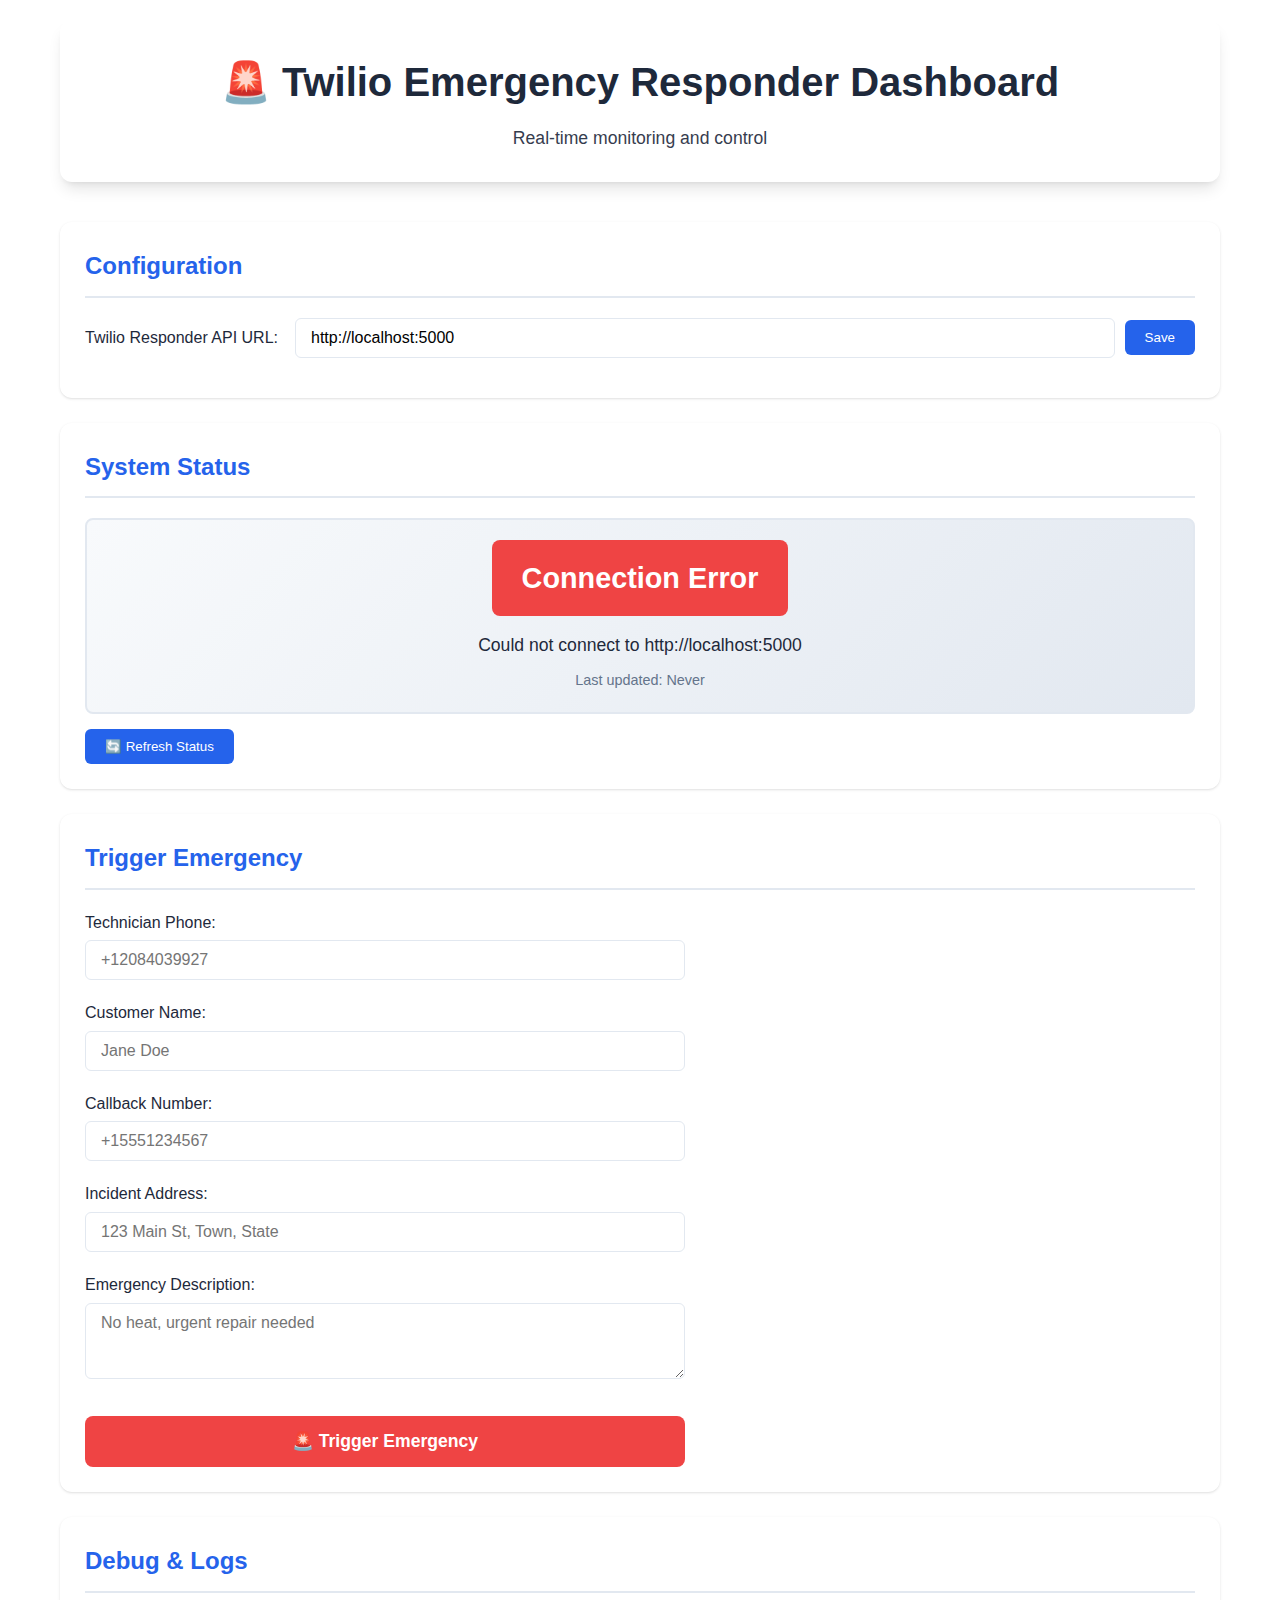
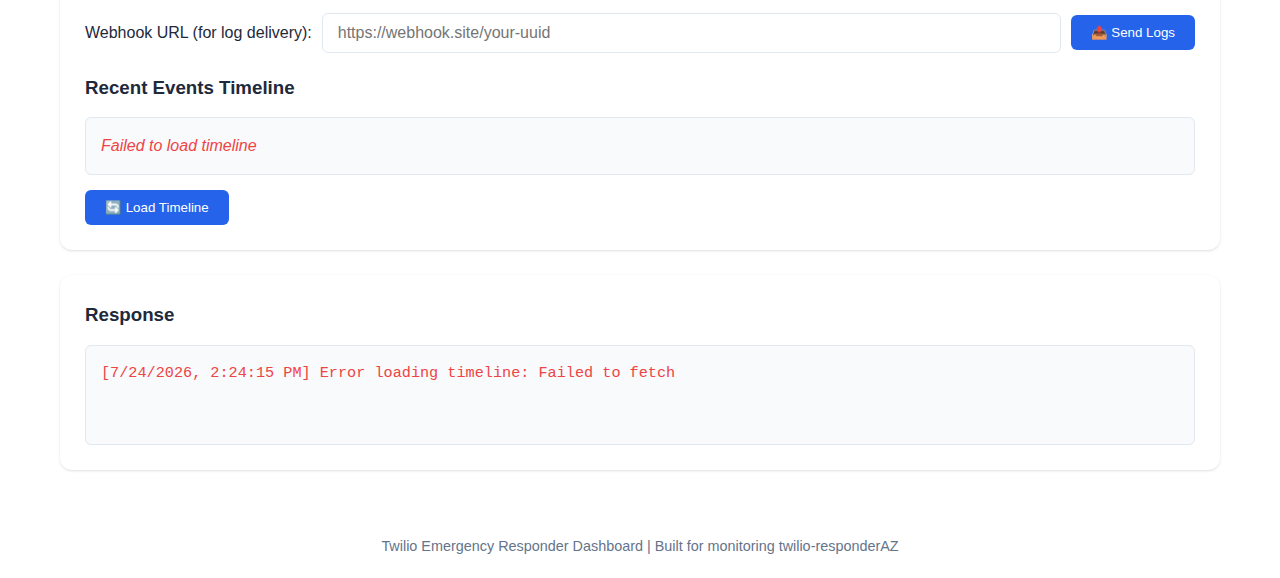
<file: dashboard/index.html>
<!DOCTYPE html>
<html lang="en">
<head>
    <meta charset="UTF-8">
    <meta name="viewport" content="width=device-width, initial-scale=1.0">
    <title>Twilio Responder Dashboard</title>
    <link rel="stylesheet" href="static/css/dashboard.css">
</head>
<body>
    <div class="container">
        <header>
            <h1>🚨 Twilio Emergency Responder Dashboard</h1>
            <p class="subtitle">Real-time monitoring and control</p>
        </header>

        <!-- Configuration Section -->
        <section class="config-section">
            <h2>Configuration</h2>
            <div class="input-group">
                <label for="apiUrl">Twilio Responder API URL:</label>
                <input type="text" id="apiUrl" placeholder="https://your-domain.com" value="http://localhost:5000">
                <button onclick="saveConfig()">Save</button>
            </div>
        </section>

        <!-- System Status Section -->
        <section class="status-section">
            <h2>System Status</h2>
            <div class="status-card" id="statusCard">
                <div class="status-indicator" id="statusIndicator">
                    <span class="status-text" id="statusText">Checking...</span>
                </div>
                <p class="status-message" id="statusMessage">Connecting to system...</p>
                <p class="last-updated">Last updated: <span id="lastUpdated">Never</span></p>
            </div>
            <button onclick="refreshStatus()" class="refresh-btn">🔄 Refresh Status</button>
        </section>

        <!-- Emergency Trigger Section -->
        <section class="trigger-section">
            <h2>Trigger Emergency</h2>
            <div class="form-card">
                <div class="form-group">
                    <label for="techPhone">Technician Phone:</label>
                    <input type="tel" id="techPhone" placeholder="+12084039927">
                </div>
                <div class="form-group">
                    <label for="customerName">Customer Name:</label>
                    <input type="text" id="customerName" placeholder="Jane Doe">
                </div>
                <div class="form-group">
                    <label for="callbackNumber">Callback Number:</label>
                    <input type="tel" id="callbackNumber" placeholder="+15551234567">
                </div>
                <div class="form-group">
                    <label for="address">Incident Address:</label>
                    <input type="text" id="address" placeholder="123 Main St, Town, State">
                </div>
                <div class="form-group">
                    <label for="description">Emergency Description:</label>
                    <textarea id="description" rows="3" placeholder="No heat, urgent repair needed"></textarea>
                </div>
                <button onclick="triggerEmergency()" class="trigger-btn">🚨 Trigger Emergency</button>
            </div>
        </section>

        <!-- Debug Log Section -->
        <section class="debug-section">
            <h2>Debug & Logs</h2>
            <div class="debug-controls">
                <div class="input-group">
                    <label for="webhookUrl">Webhook URL (for log delivery):</label>
                    <input type="text" id="webhookUrl" placeholder="https://webhook.site/your-uuid">
                    <button onclick="sendLogsToWebhook()">📤 Send Logs</button>
                </div>
            </div>
            <div class="log-viewer">
                <h3>Recent Events Timeline</h3>
                <div id="timeline" class="timeline">
                    <p class="placeholder">Click "Load Timeline" to view recent events</p>
                </div>
                <button onclick="loadTimeline()" class="load-btn">🔄 Load Timeline</button>
            </div>
        </section>

        <!-- Response Section -->
        <section class="response-section">
            <h3>Response</h3>
            <div id="responseArea" class="response-area">
                <p class="placeholder">Actions and responses will appear here</p>
            </div>
        </section>
    </div>

    <footer>
        <p>Twilio Emergency Responder Dashboard | Built for monitoring twilio-responderAZ</p>
    </footer>

    <script src="static/js/dashboard.js"></script>
</body>
</html>
</file>
<file: dashboard/static/css/dashboard.css>
* {
    margin: 0;
    padding: 0;
    box-sizing: border-box;
}

:root {
    --primary-color: #2563eb;
    --success-color: #10b981;
    --warning-color: #f59e0b;
    --error-color: #ef4444;
    --bg-color: #ffffff;
    --card-bg: #ffffff;
    --text-color: #1e293b;
    --text-muted: #64748b;
    --border-color: #e2e8f0;
    --shadow: 0 1px 3px 0 rgb(0 0 0 / 0.1), 0 1px 2px -1px rgb(0 0 0 / 0.1);
    --shadow-lg: 0 10px 15px -3px rgb(0 0 0 / 0.1), 0 4px 6px -4px rgb(0 0 0 / 0.1);
}

body {
    font-family: -apple-system, BlinkMacSystemFont, 'Segoe UI', Roboto, Oxygen, Ubuntu, Cantarell, sans-serif;
    background-color: var(--bg-color);
    color: var(--text-color);
    line-height: 1.6;
}

.container {
    max-width: 1200px;
    margin: 0 auto;
    padding: 20px;
}

header {
    text-align: center;
    margin-bottom: 40px;
    padding: 30px 20px;
    background: #ffffff;
    color: #1e293b;
    border-radius: 12px;
    box-shadow: var(--shadow-lg);
}

header h1 {
    font-size: 2.5em;
    margin-bottom: 10px;
}

.subtitle {
    font-size: 1.1em;
    opacity: 0.9;
}

section {
    background-color: var(--card-bg);
    border-radius: 12px;
    padding: 25px;
    margin-bottom: 25px;
    box-shadow: var(--shadow);
}

section h2 {
    margin-bottom: 20px;
    color: var(--primary-color);
    border-bottom: 2px solid var(--border-color);
    padding-bottom: 10px;
}

section h3 {
    margin-bottom: 15px;
    color: var(--text-color);
}

.input-group {
    display: flex;
    gap: 10px;
    align-items: center;
    margin-bottom: 15px;
}

.input-group label {
    min-width: 200px;
    font-weight: 500;
}

.input-group input {
    flex: 1;
    padding: 10px 15px;
    border: 1px solid var(--border-color);
    border-radius: 6px;
    font-size: 1em;
}

.input-group button {
    padding: 10px 20px;
    background-color: var(--primary-color);
    color: white;
    border: none;
    border-radius: 6px;
    cursor: pointer;
    font-weight: 500;
    transition: background-color 0.2s;
}

.input-group button:hover {
    background-color: #1d4ed8;
}

/* Status Section */
.status-card {
    background: linear-gradient(135deg, #f8fafc 0%, #e2e8f0 100%);
    border: 2px solid var(--border-color);
    border-radius: 8px;
    padding: 20px;
    text-align: center;
    margin-bottom: 15px;
}

.status-indicator {
    display: flex;
    align-items: center;
    justify-content: center;
    margin-bottom: 15px;
}

.status-text {
    font-size: 1.8em;
    font-weight: bold;
    padding: 15px 30px;
    border-radius: 8px;
    display: inline-block;
}

.status-Ready {
    background-color: var(--success-color);
    color: white;
}

.status-In-Use {
    background-color: var(--warning-color);
    color: #1e293b;
}

.status-Error {
    background-color: var(--error-color);
    color: white;
}

.status-Unknown {
    background-color: var(--text-muted);
    color: white;
}

.status-message {
    font-size: 1.1em;
    color: var(--text-color);
    margin-bottom: 10px;
}

.last-updated {
    font-size: 0.9em;
    color: var(--text-muted);
}

/* Form Section */
.form-card {
    max-width: 600px;
}

.form-group {
    margin-bottom: 20px;
}

.form-group label {
    display: block;
    margin-bottom: 5px;
    font-weight: 500;
    color: var(--text-color);
}

.form-group input,
.form-group textarea {
    width: 100%;
    padding: 10px 15px;
    border: 1px solid var(--border-color);
    border-radius: 6px;
    font-size: 1em;
    font-family: inherit;
}

.form-group textarea {
    resize: vertical;
}

/* Buttons */
button {
    cursor: pointer;
    transition: all 0.2s;
}

.refresh-btn,
.load-btn {
    padding: 10px 20px;
    background-color: var(--primary-color);
    color: white;
    border: none;
    border-radius: 6px;
    font-weight: 500;
}

.refresh-btn:hover,
.load-btn:hover {
    background-color: #1d4ed8;
    transform: translateY(-1px);
    box-shadow: var(--shadow);
}

.trigger-btn {
    width: 100%;
    padding: 15px;
    background-color: var(--error-color);
    color: white;
    border: none;
    border-radius: 8px;
    font-size: 1.1em;
    font-weight: bold;
    margin-top: 10px;
}

.trigger-btn:hover {
    background-color: #dc2626;
    transform: translateY(-2px);
    box-shadow: var(--shadow-lg);
}

/* Debug Section */
.debug-controls {
    margin-bottom: 20px;
}

.log-viewer {
    margin-top: 20px;
}

.timeline {
    max-height: 500px;
    overflow-y: auto;
    border: 1px solid var(--border-color);
    border-radius: 6px;
    padding: 15px;
    background-color: #f8fafc;
    margin-bottom: 15px;
}

.timeline-event {
    border-left: 3px solid var(--primary-color);
    padding: 15px;
    margin-bottom: 15px;
    background-color: white;
    border-radius: 6px;
    box-shadow: var(--shadow);
}

.timeline-event.error {
    border-left-color: var(--error-color);
}

.timeline-event.success {
    border-left-color: var(--success-color);
}

.event-header {
    display: flex;
    justify-content: space-between;
    align-items: center;
    margin-bottom: 10px;
}

.event-title {
    font-weight: bold;
    color: var(--text-color);
    display: flex;
    align-items: center;
    gap: 8px;
}

.event-timestamp {
    font-size: 0.9em;
    color: var(--text-muted);
}

.event-details {
    font-size: 0.95em;
    color: var(--text-color);
    white-space: pre-wrap;
    font-family: 'Courier New', monospace;
    background-color: #f8fafc;
    padding: 10px;
    border-radius: 4px;
    max-height: 200px;
    overflow-y: auto;
}

/* Response Section */
.response-area {
    background-color: #f8fafc;
    border: 1px solid var(--border-color);
    border-radius: 6px;
    padding: 15px;
    min-height: 100px;
    font-family: 'Courier New', monospace;
    font-size: 0.95em;
    white-space: pre-wrap;
    overflow-x: auto;
}

.placeholder {
    color: var(--text-muted);
    font-style: italic;
}

.success-message {
    color: var(--success-color);
    font-weight: 500;
}

.error-message {
    color: var(--error-color);
    font-weight: 500;
}

/* Footer */
footer {
    text-align: center;
    padding: 20px;
    color: var(--text-muted);
    font-size: 0.9em;
}

/* Responsive Design */
@media (max-width: 768px) {
    .container {
        padding: 10px;
    }

    header h1 {
        font-size: 1.8em;
    }

    .input-group {
        flex-direction: column;
        align-items: stretch;
    }

    .input-group label {
        min-width: auto;
    }

    .status-text {
        font-size: 1.4em;
        padding: 10px 20px;
    }
}

/* Loading Animation */
.loading {
    display: inline-block;
    width: 20px;
    height: 20px;
    border: 3px solid var(--border-color);
    border-radius: 50%;
    border-top-color: var(--primary-color);
    animation: spin 1s ease-in-out infinite;
}

@keyframes spin {
    to { transform: rotate(360deg); }
}
</file>
